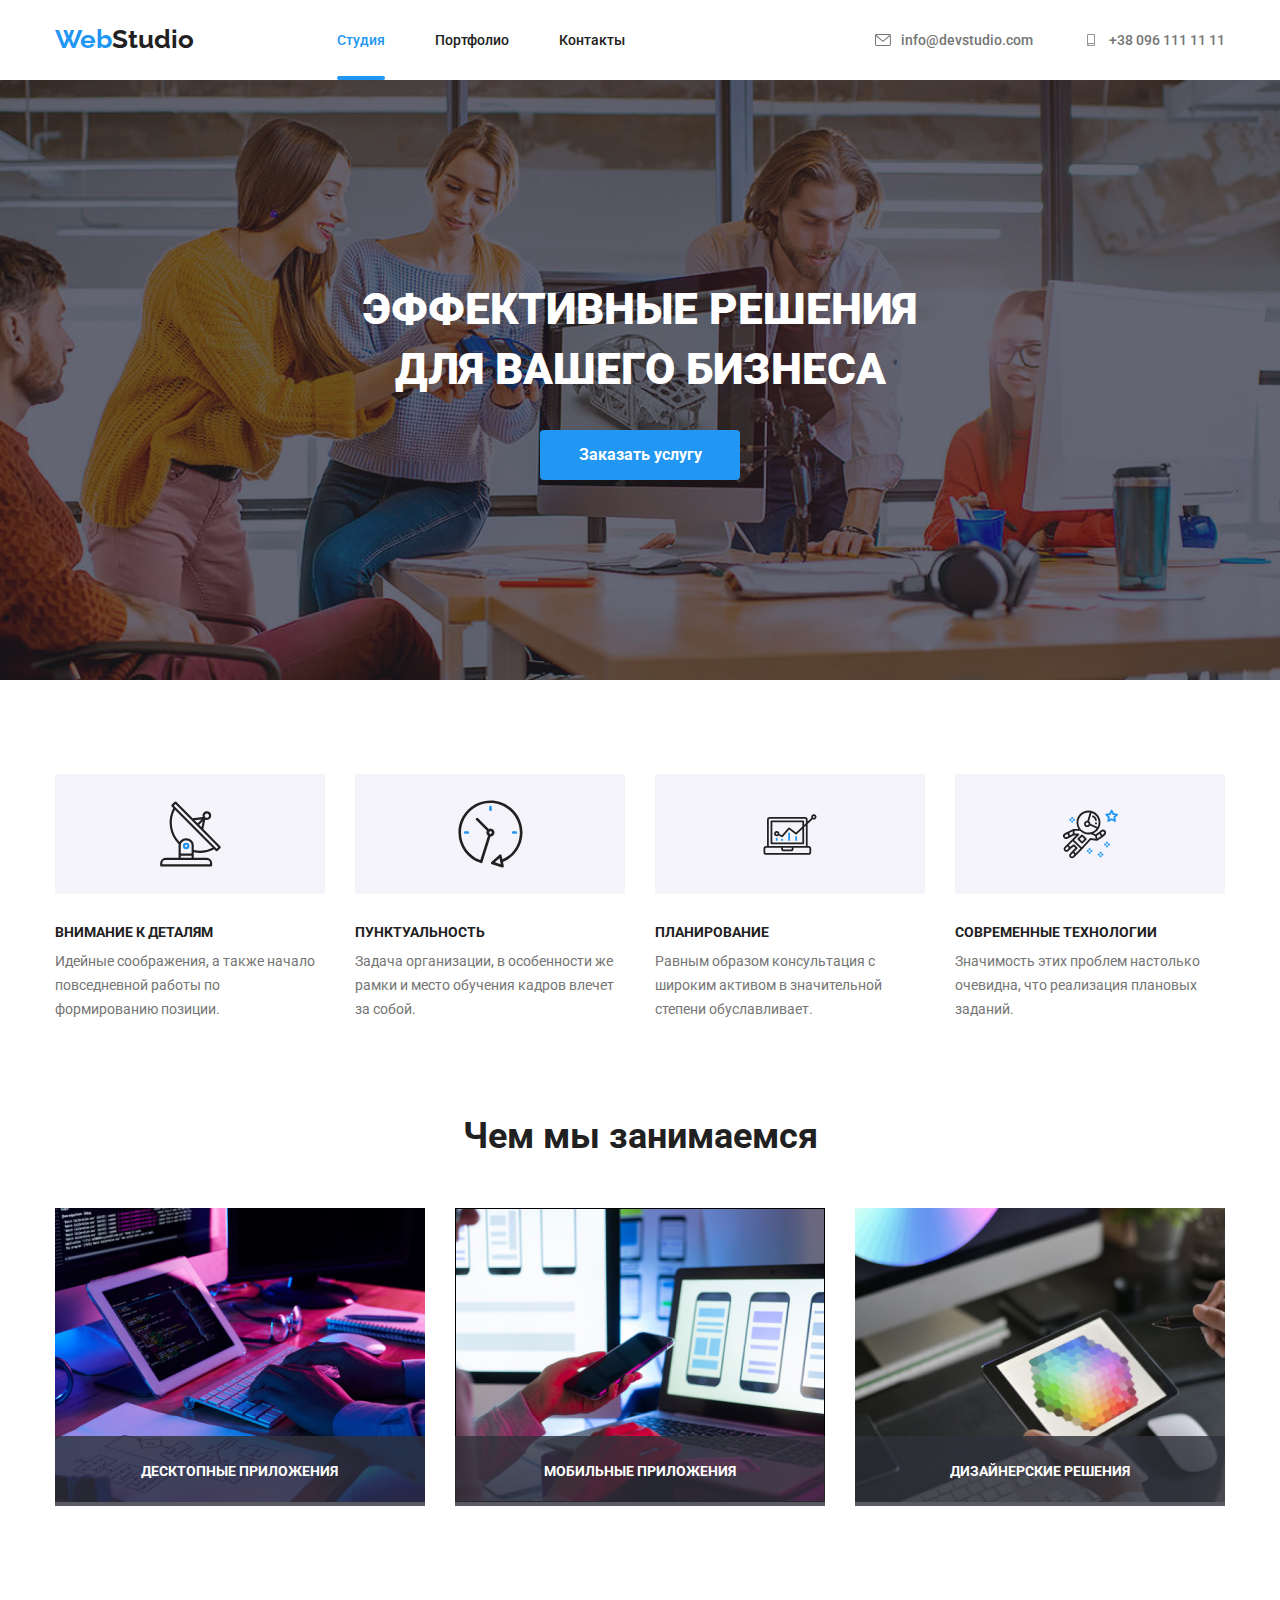
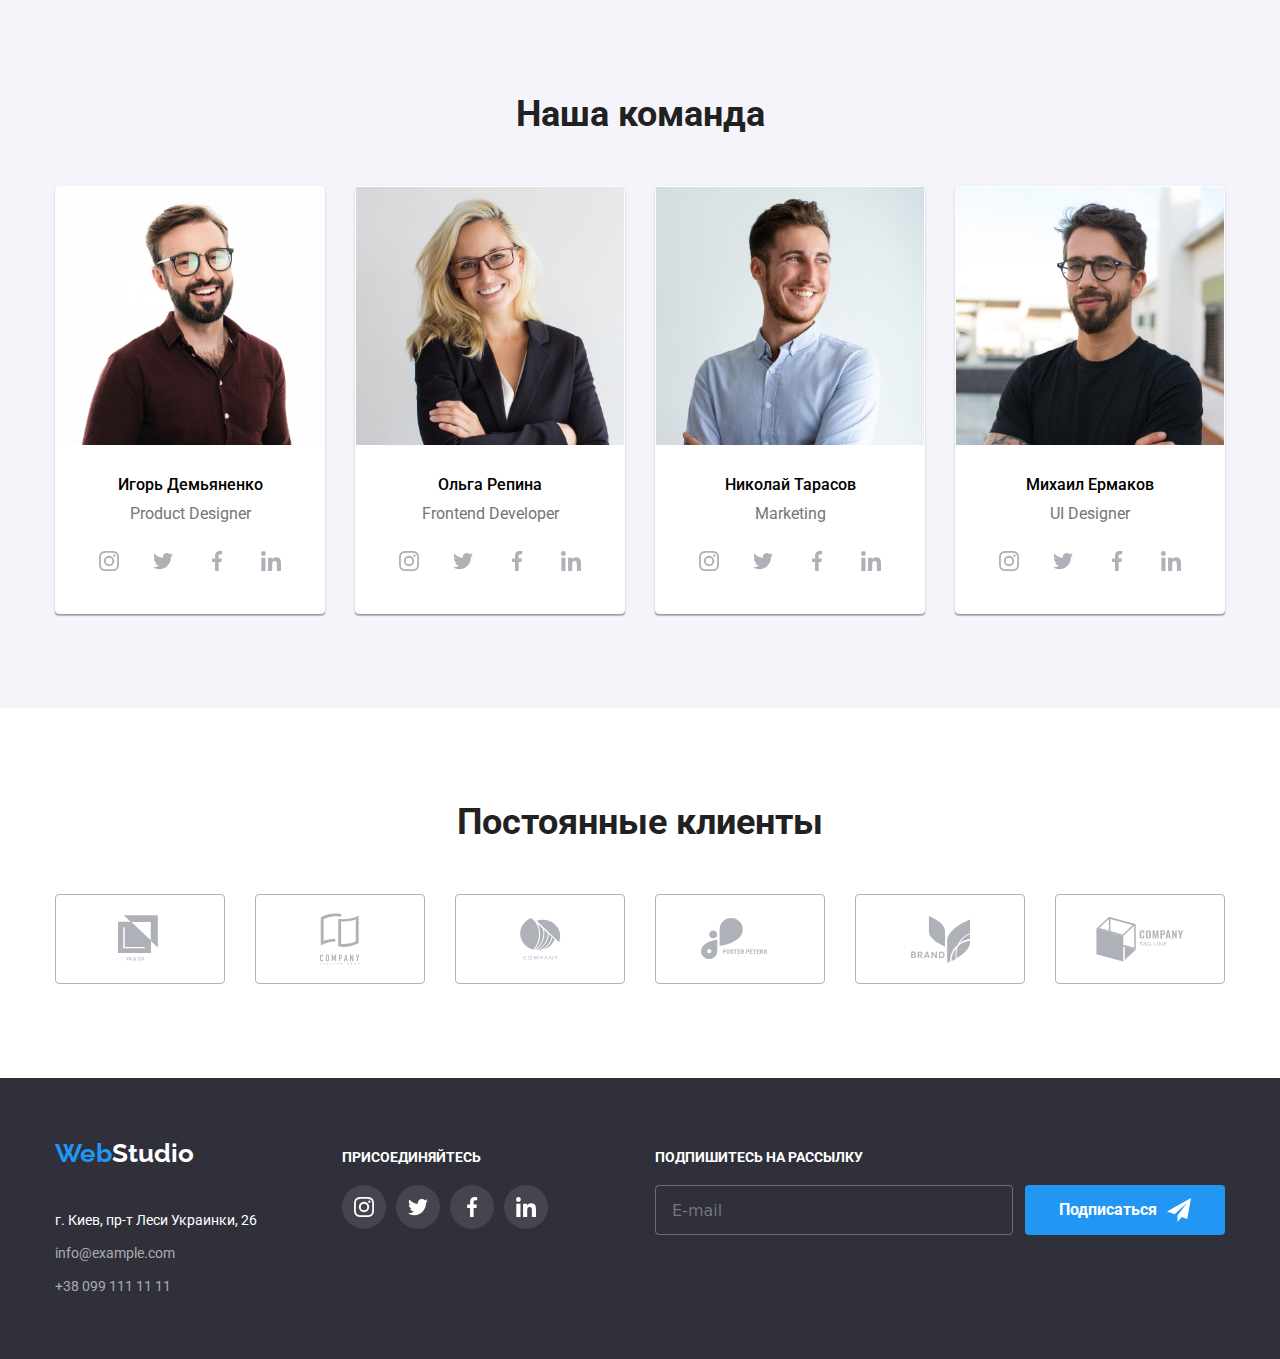
<file: index.html>
<!DOCTYPE html>
<html lang="ru">
<head>
    <meta charset="UTF-8">
    <meta name="viewport" content="width=device-width, initial-scale=1.0">
    <title>Document</title>
    <link rel="stylesheet" href="./css/modern-normalize.css">
    <link rel="stylesheet" href="./css/main.css">
    <link rel="stylesheet" href="./css/variables.css">
<link rel="preconnect" href="https://fonts.gstatic.com">
<link href="https://fonts.googleapis.com/css2?family=Raleway:wght@700&family=Roboto:wght@400;500;700;900&display=swap" rel="stylesheet">
</head>
<body>
    <!-- HEADER -->

    
    <header class="page-header">
        <div class="conteiner flex">
       <nav class="nav-list">
             <a class="logo" href="./index.html"><span class="logo-first">Web</span>Studio</a>
         <ul class="nav-item">
             <li><a class="nav-link studio" href="./index.html">Студия</a></li>
             <li><a class="nav-link" href="./portfolio.html">Портфолио</a></li>
             <li><a class="nav-link" href="">Контакты</a></li>
         </ul> 
        </nav>
    
    <ul class="contacts-list"> 
        <li class="contacts-item">
            <a class="contacts" href="mailto:info@devstudio.com">
                <svg class="mail-icon" width="16px" height="12px">
                    <use href="./images/symbol-defs.svg#mail-1">

                    </use>
                </svg>info@devstudio.com</a>
        </li>
        <li class="contacts-item">
            <a class="contacts" href="tel:+380961111111">
                <svg class="mail-icon" width="16px" height="12px">
                <use href="./images/symbol-defs.svg#smartphone">
                </use>
            </svg>+38 096 111 11 11</a>
        </li>
    </ul>

</div>
    </header>

<!-- MAIN -->

    <main>
        <section class="hero">
            <div class="conteiner">
            
            <h1 class="hero-title">Эффективные решения<br> для вашего бизнеса
            </h1>
            <button class="hero-btn" data-open-modal> Заказать услугу</button>
            </div>
        </section>
    
    
    <section class="advant">
        <div class="conteiner">
        <h2 class="visually-hidden">Про нас</h2>
        <ul class="advant-list">
           <li class="list">
               <div class="advant-icon-box">
               <svg class="advant-icon" width="65px" height="70px">
                   <use href="./images/symbol-defs.svg#antenna">

                   </use>
               </svg>
            </div>
               <h3 class="advant-title"> Внимание к деталям</h3>
               <p class="advant-descript">Идейные соображения, а также начало повседневной работы по формированию позиции.</p>
            </li>
           <li class="list">
            <div class="advant-icon-box">
            <svg class="advant-icon" width="67px" height="70px">
                <use href="./images/symbol-defs.svg#clock">
            
                </use>
            </svg>
        </div>
               <h3 class="advant-title">Пунктуальность</h3>
               <p class="advant-descript">Задача организации, в особенности же рамки и место обучения кадров влечет за собой.</p>
            </li>
           <li class="list">
            <div class="advant-icon-box">
                  <svg class="advant-icon" width="70px" height="53px">
                      <use href="./images/symbol-defs.svg#diagram">
                        
                    </use>
                  </svg>
                </div>
               <h3 class="advant-title">Планирование</h3>
               <p class="advant-descript">Равным образом консультация с широким активом в значительной степени обуславливает.</p>
            </li>
            <li class="list">
                <div class="advant-icon-box">
                  <svg class="advant-icon" width="55px" height="60px">
                      <use href="./images/symbol-defs.svg#astronaut">
                  
                       </use>
                  </svg>
                </div>
                <h3 class="advant-title">Современные технологии</h3>
                <p class="advant-descript">Значимость этих проблем настолько очевидна, что реализация плановых заданий.</p>
            </li>
        </ul>
        </div>
    </section>


    <section class="about">
        <div class="conteiner">
        <h2 class="about-title">Чем мы занимаемся</h2>
      <ul class="about-list">
          <li class="about-item">
              <a class="about-link" href="">
                  <div class="about-tumb"><img src="./images/box_1.jpg" alt="фото">
                    <div class="about-overlay">
                        <p class="about-text">Десктопные приложения</p>
                    </div>
                </div>
                </a>
            </li>
          <li class="about-item">
              <a class="about-link"  href="">
                  <div class="about-tumb"><img src="./images/box_2.jpg" alt="фото">
                    <div class="about-overlay">
                        <p class="about-text">Мобильные приложения</p>
                    </div>
                </div>
                </a>
            </li>
          <li class="about-item">
              <a class="about-link"  href="">
                  <div class="about-tumb"><img src="./images/box_3.jpg" alt="фото">
                    <div class="about-overlay">
                        <p class="about-text">Дизайнерские решения</p>
                    </div>
                </div>
                </a>
            </li>
        </ul>
        </div>
    </section>


    <section class="page-team">
        <div class="conteiner">
        <h2 class="team-title">Наша команда</h2>
        <ul class="team-list">
           <li>
               <img class="team-logo" src="./images/img_1.jpg" alt="фото" width="270">
               <h3 class="team">Игорь Демьяненко</h3>
               <p class="team-profession">Product Designer</p>
               <ul class="social-network">
                   <li class="social-item">
                       <a class="social-link" href="#">
                           <svg class="social-icon" width="20px" height="20px">
                               <use href="./images/symbol-defs.svg#instagram"></use>
                            </svg>
                        </a>
                    </li>
                   <li class="social-item">
                       <a class="social-link" href="#">
                           <svg class="social-icon" width="20px" height="20px">
                               <use href="./images/symbol-defs.svg#twitter"></use>
                            </svg>
                        </a>
                    </li>
                   <li class="social-item">
                       <a class="social-link" href="#">
                           <svg class="social-icon" width="20px" height="20px">
                               <use href="./images/symbol-defs.svg#facebook"></use>
                            </svg>
                        </a>
                </li>
                   <li class="social-item">
                       <a class="social-link" href="#">
                           <svg class="social-icon" width="20px" height="20px">
                               <use href="./images/symbol-defs.svg#linkedin"></use>
                            </svg>
                        </a>
                    </li>
               </ul>
        </li>
           <li>
               <img class="team-logo"  src="./images/img_2.jpg" alt="фото" width="270">
               <h3 class="team">Ольга Репина</h3>
               <p class="team-profession">Frontend Developer</p>
            <ul class="social-network">
                <li class="social-item">
                    <a class="social-link" href="#">
                        <svg class="social-icon" width="20px" height="20px">
                            <use href="./images/symbol-defs.svg#instagram"></use>
                        </svg>
                    </a>
                </li>
                <li class="social-item">
                    <a class="social-link" href="#">
                        <svg class="social-icon" width="20px" height="20px">
                            <use href="./images/symbol-defs.svg#twitter"></use>
                        </svg>
                    </a>
                </li>
                <li class="social-item">
                    <a class="social-link" href="#">
                        <svg class="social-icon" width="20px" height="20px">
                            <use href="./images/symbol-defs.svg#facebook"></use>
                        </svg>
                    </a>
                </li>
                <li class="social-item">
                    <a class="social-link" href="#">
                        <svg class="social-icon" width="20px" height="20px">
                            <use href="./images/symbol-defs.svg#linkedin"></use>
                        </svg>
                    </a>
                </li>
            </ul>
        </li>
           <li>
               <img class="team-logo"  src="./images/img_3.jpg" alt="фото" width="270">
               <h3 class="team">Николай Тарасов</h3>
               <p class="team-profession">Marketing</p>
            <ul class="social-network">
                <li class="social-item">
                    <a class="social-link" href="#">
                        <svg class="social-icon" width="20px" height="20px">
                            <use href="./images/symbol-defs.svg#instagram"></use>
                        </svg>
                    </a>
                </li>
                <li class="social-item">
                    <a class="social-link" href="#">
                        <svg class="social-icon" width="20px" height="20px">
                            <use href="./images/symbol-defs.svg#twitter"></use>
                        </svg>
                    </a>
                </li>
                <li class="social-item">
                    <a class="social-link" href="#">
                        <svg class="social-icon" width="20px" height="20px">
                            <use href="./images/symbol-defs.svg#facebook"></use>
                        </svg>
                    </a>
                </li>
                <li class="social-item">
                    <a class="social-link" href="#">
                        <svg class="social-icon" width="20px" height="20px">
                            <use href="./images/symbol-defs.svg#linkedin"></use>
                        </svg>
                    </a>
                </li>
            </ul>
        </li>
           <li>
               <img class="team-logo"   src="./images/img_4.jpg" alt="фото" width="270">
               <h3 class="team">Михаил Ермаков</h3>
               <p class="team-profession">UI Designer</p>
            <ul class="social-network">
                <li class="social-item">
                    <a class="social-link" href="#">
                        <svg class="social-icon" width="20px" height="20px">
                            <use href="./images/symbol-defs.svg#instagram"></use>
                        </svg>
                    </a>
                </li>
                <li class="social-item">
                    <a class="social-link" href="#">
                        <svg class="social-icon" width="20px" height="20px">
                            <use href="./images/symbol-defs.svg#twitter"></use>
                        </svg>
                    </a>
                </li>
                <li class="social-item">
                    <a class="social-link" href="#">
                        <svg class="social-icon" width="20px" height="20px">
                            <use href="./images/symbol-defs.svg#facebook"></use>
                        </svg>
                    </a>
                </li>
                <li class="social-item">
                    <a class="social-link" href="#">
                        <svg class="social-icon" width="20px" height="20px">
                            <use href="./images/symbol-defs.svg#linkedin"></use>
                        </svg>
                    </a>
                </li>
            </ul>
        </li>
        </ul>
    </div>
    </section>

    <section class="regular">
        <div class="conteiner">
        <h2 class="title-regular">Постоянные клиенты</h2>
        <ul class="regular-list">
            <li class="regular-item">
        <a class="link-regular" href="#">
            <svg class="icon-regular" width="44px" height="49px">
                <use href="./images/symbol-defs.svg#logo-1">

                </use>
            </svg>
        </a>
        </li>
        <li class="regular-item">
        <a class="link-regular" href="#"><svg class="icon-regular" width="40px" height="52px">
            <use href="./images/symbol-defs.svg#logo-2">
        
            </use>
        </svg>
    </a>
    </li>
    <li class="regular-item">
        <a class="link-regular" href="#"><svg class="icon-regular" width="41px" height="42px">
            <use href="./images/symbol-defs.svg#logo-3">
        
            </use>
        </svg>
    </a>
    </li>
    <li class="regular-item">
        <a class="link-regular" href="#"><svg class="icon-regular" width="79px" height="42px">
            <use href="./images/symbol-defs.svg#logo-4">
        
            </use>
        </svg>
    </a>
    </li>
    <li class="regular-item">
        <a class="link-regular" href="#"><svg class="icon-regular" width="59px" height="47px">
            <use href="./images/symbol-defs.svg#logo-5">
        
            </use>
        </svg>
    </a>
    </li>
    <li class="regular-item">
        <a class="link-regular" href="#"><svg class="icon-regular" width="88px" height="45px">
            <use href="./images/symbol-defs.svg#logo-6">
        
            </use>
        </svg>
    </a>
    </li>
    </ul>
    </div>
    </section>
    <div class="backdrop is-hidden" data-backdrop>
        <div class="modal">
            <form class="form">

                <h2 class="form-title">Оставьте свои данные,мы вам перезвоним</h2>

                <div class="form-grup">
                <label for="name">Имя</label>
                <div class="input-conteiner">
                <input type="text" class="form-input" name="name" id="name">
                <span class="grup-icon">
                    <svg width="18px" height="18px">
                        <use href="./images/symbol-defs.svg#person-black">
                    
                        </use>
                    </svg>
                </span>
                </div>
                </div>
                
                <div class="form-grup">
                <label for="tel">Телефон</label>
                <div class="input-conteiner">
                <input type="tel" class="form-input" name="tel" id="tel">
                <span class="grup-icon">
                    <svg width="18px" height="18px">
                        <use href="./images/symbol-defs.svg#phone-black">
                    
                        </use>
                    </svg>
                </span>
                </div>
                </div>
                
                <div class="form-grup">
                <label for="mail">Почта</label>
                <div class="input-conteiner">
                <input type="email" class="form-input" name="mail" id="mail">
                <span class="grup-icon">
                    <svg width="18px" height="18px">
                        <use href="./images/symbol-defs.svg#email-black">
                    
                        </use>
                    </svg>
                </span>
                </div>
                </div>
                
                <div class="form-grup">
                <label for="comment">Комментарий</label>
                <textarea name="comment" id="comment" rows="10" placeholder="Введите текст"></textarea>
                </div>

                <div class="agree">
                <label class="agree-label">
                <input class="checkbox" type="checkbox" name="checkbox" value="checkbox">
                    <svg class="checkbox-icon" width="16px" height="15px">
                        <use href="./images/symbol-defs.svg#icon-ok">
                    
                        </use>
                    </svg>
                Соглашаюсь с рассылкой и принимаю <a class="form-link" href="#">Условия соглашения</a>
                </label>
                </div>

                <div class="form-btn">
                <button class="send-btn" type="submit">Отправить</button>
                </div>

            </form>
            <button class="btn-modal" data-close-modal>
                <svg class="icon-modal" width="100%" height="100%">
                    <use href="./images/symbol-defs.svg#close">

                    </use>
                </svg>
            </button>
        </div>
    </div>

 </main>

<!-- Footer -->

    <footer class="page-footer">
        <div class="conteiner foot">
        <div>
            <a class="logo-foot" href="./index.html"><span class="logo-first">Web</span>Studio</a>
        <address>
            <!-- вариант 2
                        <a href="#">г. Киев, пр-т Леси Украинки, 26</a>
                         <ul>
                        <li><a href="mailto:info@example.com">info@example.com</a></li>
                        <li><a href="tel:+380991111111">+38 099 111 11 11</a></li>
                    </ul> -->
            <!-- <p class="address">г. Киев, пр-т Леси Украинки, 26</p> -->
            <ul class="contact-list">
                <li>г. Киев, пр-т Леси Украинки, 26</li>
                <li>info@example.com</li>
                <li>+38 099 111 11 11</li>
            </ul>
        </address>
    </div>
        <div class="join">
            <p class="join-them">присоединяйтесь</p>
            <ul class="join-list">
                <li class="join-item">
                    <a class="join-link" href="#"><svg class="icon-regular" width="20px" height="20px">
                    <use href="./images/symbol-defs.svg#instagram">
                
                    </use>
                </svg>
            </a>
        </li>
                <li class="join-item">
                    <a class="join-link" href="#"><svg class="icon-regular" width="20px" height="20px">
                    <use href="./images/symbol-defs.svg#twitter">
                
                    </use>
                </svg>
            </a>
        </li>
                <li class="join-item">
                    <a class="join-link" href="#"><svg class="icon-regular" width="20px" height="20px">
                    <use href="./images/symbol-defs.svg#facebook">
                
                    </use>
                </svg>
            </a>
        </li>
                <li class="join-item">
                    <a class="join-link" href="#"><svg class="icon-regular" width="20px" height="20px">
                    <use href="./images/symbol-defs.svg#linkedin">
                
                    </use>
                </svg>
            </a>
        </li>
            </ul>
        </div>
        <div class="sign">
            <p class="sign-title">Подпишитесь на рассылку</p>
            <form class="form-foot">
                <div class="form-foot-items">
                <input type="email" name="sign-mail" id="sign-mail" placeholder="E-mail">
                <button class="btn-sign" type="submit">Подписаться
                    <svg class="sign-icon" width="24px" height="24px">
                    <use href="./images/symbol-defs.svg#icon-send">

                    </use>
                </svg>
            </button>
                </div>
            </form>
        </div>
        </div>
    </footer>
    <script>
        const refs = {
            openModalBtn: document.querySelector("[data-open-modal]"),
            closeModalBtn: document.querySelector("[data-close-modal]"),
            backdrop: document.querySelector("[data-backdrop]"),
        };

        refs.openModalBtn.addEventListener("click", toggleModal);
        refs.closeModalBtn.addEventListener("click", toggleModal);

        refs.backdrop.addEventListener("click", logBackdropClick);

        function toggleModal() {
            refs.backdrop.classList.toggle("is-hidden");
        }

        function logBackdropClick() {
            console.log("Это клик в бекдроп");
        }
    </script>
</body>
</html>
</file>
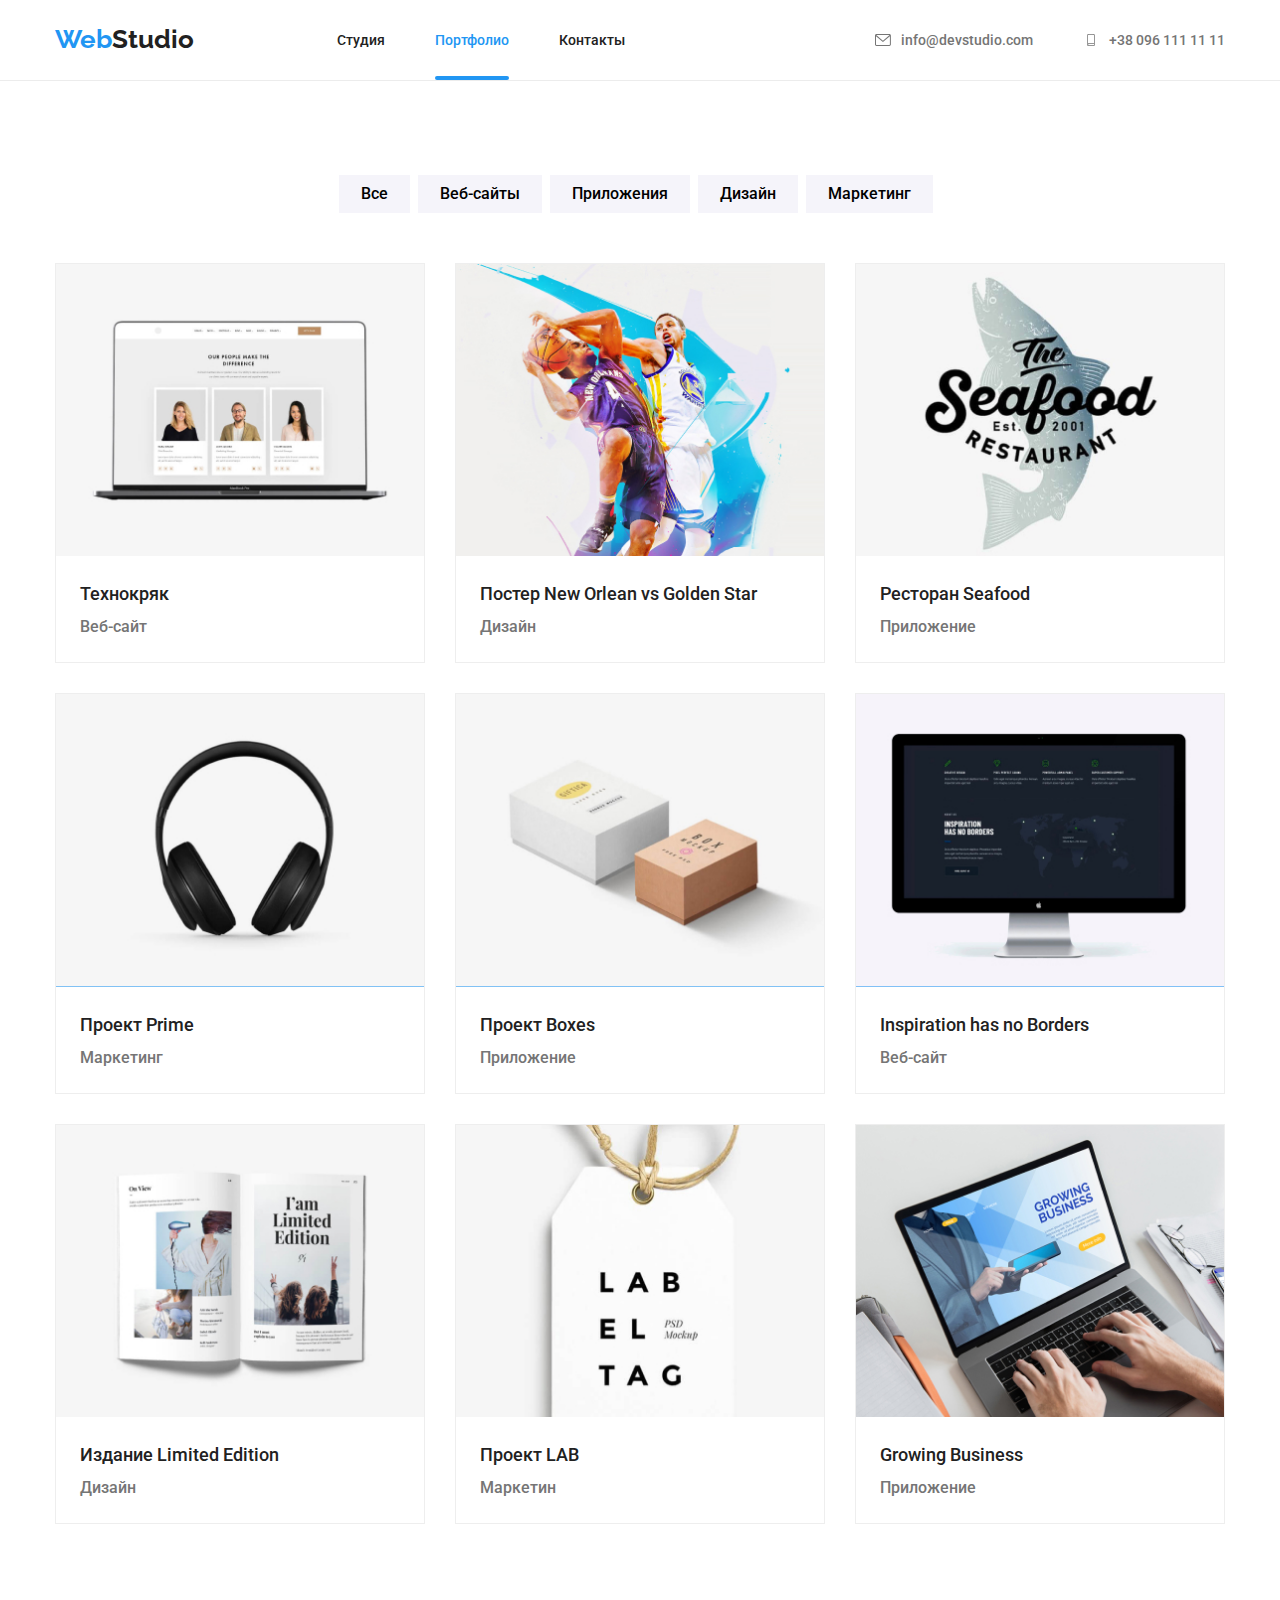
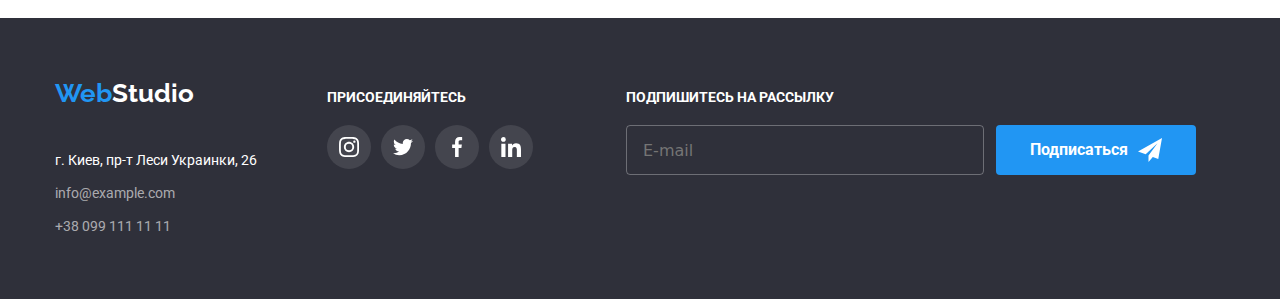
<file: portfolio.html>
<!DOCTYPE html>
<html lang="ru">
<head>
    <meta charset="UTF-8">
    <meta name="viewport" content="width=device-width, initial-scale=1.0">
    <title>Document</title>
    <link rel="stylesheet" href="./css/modern-normalize.css">
    <link rel="stylesheet" href="./css/portfolio.css">
    <link rel="stylesheet" href="./css/variables.css">
    <link rel="preconnect" href="https://fonts.gstatic.com">
<link href="https://fonts.googleapis.com/css2?family=Raleway:wght@700&family=Roboto:wght@400;500;700;900&display=swap" rel="stylesheet">
</head>
<body>
    <!-- HEADER -->
    
        <header class="page-header">
            <div class="conteiner flex">
                <nav class="nav-list">
                    <a class="logo" href="./index.html"><span class="logo-first">Web</span>Studio</a>
                    <ul class="nav-item">
                        <li><a class="nav-link" href="./index.html">Студия</a></li>
                        <li><a class="nav-link portfolio" href="./portfolio.html">Портфолио</a></li>
                        <li><a class="nav-link" href="">Контакты</a></li>
                    </ul>
                </nav>
        
                <ul class="contacts-list">
                    <li class="contacts-item">
                        <a class="contacts" href="mailto:info@devstudio.com">
                            <svg class="mail-icon" width="16px" height="12px">
                                <use href="./images/symbol-defs.svg#mail-1">
        
                                </use>
                            </svg>info@devstudio.com</a>
                    </li>
                    <li class="contacts-item">
                        <a class="contacts" href="tel:+380961111111">
                            <svg class="mail-icon" width="16px" height="12px">
                                <use href="./images/symbol-defs.svg#smartphone">
                                </use>
                            </svg>+38 096 111 11 11</a>
                    </li>
                </ul>
        
            </div>
        </header>

    <!-- MAIN -->
    
    <main class="page-hero">
        <section class="hero">
            <div class="conteiner">
            <h1 class="visually-hidden">Материалы страницы</h1>
            <ul class="btn-list">
                <li class="list"><button class="hero-btn">Все</button></li> 
                <li class="list"><button class="hero-btn">Веб-сайты</button></li>
                <li class="list"><button class="hero-btn">Приложения</button></li>
                <li class="list"><button class="hero-btn">Дизайн</button></li>
                <li class="list"><button class="hero-btn">Маркетинг</button></li>
            </ul>
            <ul class="card-list">
                <li class="card"> <article><a class="hero-link" href=""><div class="hero-tumb"><img class="link-img"  src="./images/img5.jpg" alt="фото"><div class="overlay"><p class="tehno">Технокряк это современная площадка распространения коронавируса. Компании используют эту платформу для цифрового шпионажа и атак на защищённые сервера конкурентов.</p></div></div> <div class="card-title"><h2 class="hero-title">Технокряк</h2><p class="hero-descript">Веб-сайт</p></div></a></article></li>
                <li class="card"> <article><a class="hero-link" href=""><div class="hero-tumb"><img class="link-img"  src="./images/img6.jpg" alt="фото"><div class="overlay"><p class="tehno">Технокряк это современная площадка распространения коронавируса. Компании используют эту платформу для цифрового шпионажа и атак на защищённые сервера конкурентов.</p></div></div><div class="card-title"><h2 class="hero-title">Постер New Orlean vs Golden Star</h2><p class="hero-descript">Дизайн</p></div></a></article></li>
                <li class="card"> <article><a class="hero-link" href=""><div class="hero-tumb"><img class="link-img"  src="./images/img7.jpg" alt="фото"><div class="overlay"><p class="tehno">Технокряк это современная площадка распространения коронавируса. Компании используют эту платформу для цифрового шпионажа и атак на защищённые сервера конкурентов.</p></div></div><div class="card-title"><h2 class="hero-title">Ресторан Seafood</h2><p class="hero-descript">Приложение</p></div></a></article></li>
                <li class="card"> <article><a class="hero-link" href=""><div class="hero-tumb"><img class="link-img"  src="./images/img8.jpg" alt="фото"><div class="overlay"><p class="tehno">Технокряк это современная площадка распространения коронавируса. Компании используют эту платформу для цифрового шпионажа и атак на защищённые сервера конкурентов.</p></div></div><div class="card-title"><h2 class="hero-title">Проект Prime</h2><p class="hero-descript">Маркетинг</p></div></a></article></li>
                <li class="card"> <article><a class="hero-link" href=""><div class="hero-tumb"><img class="link-img"  src="./images/img9.jpg" alt="фото"><div class="overlay"><p class="tehno">Технокряк это современная площадка распространения коронавируса. Компании используют эту платформу для цифрового шпионажа и атак на защищённые сервера конкурентов.</p></div></div><div class="card-title"><h2 class="hero-title">Проект Boxes</h2><p class="hero-descript">Приложение</p></div></a></article></li>
                <li class="card"> <article><a class="hero-link" href=""><div class="hero-tumb"><img class="link-img"  src="./images/img10.jpg" alt="фото"><div class="overlay"><p class="tehno">Технокряк это современная площадка распространения коронавируса. Компании используют эту платформу для цифрового шпионажа и атак на защищённые сервера конкурентов.</p></div></div><div class="card-title"><h2 class="hero-title">Inspiration has no Borders</h2><p class="hero-descript">Веб-сайт</p></div></a></article></li>
                <li class="card"> <article><a class="hero-link" href=""><div class="hero-tumb"><img class="link-img"  src="./images/img11.jpg" alt="фото"><div class="overlay"><p class="tehno">Технокряк это современная площадка распространения коронавируса. Компании используют эту платформу для цифрового шпионажа и атак на защищённые сервера конкурентов.</p></div></div><div class="card-title"><h2 class="hero-title">Издание Limited Edition</h2><p class="hero-descript">Дизайн</p></div></a></article></li>
                <li class="card"> <article><a class="hero-link" href=""><div class="hero-tumb"><img class="link-img"  src="./images/img12.jpg" alt="фото"><div class="overlay"><p class="tehno">Технокряк это современная площадка распространения коронавируса. Компании используют эту платформу для цифрового шпионажа и атак на защищённые сервера конкурентов.</p></div></div><div class="card-title"><h2 class="hero-title">Проект LAB</h2><p class="hero-descript">Маркетин</p></div></a></article></li>
                <li class="card"> <article><a class="hero-link" href=""><div class="hero-tumb"><img class="link-img"  src="./images/img13.jpg" alt="фото"><div class="overlay"><p class="tehno">Технокряк это современная площадка распространения коронавируса. Компании используют эту платформу для цифрового шпионажа и атак на защищённые сервера конкурентов.</p></div></div><div class="card-title"><h2 class="hero-title">Growing Business</h2><p class="hero-descript">Приложение</p></div></a></article></li>
            </ul> 
            </div>
        </section>
    </main>
    
<!-- FOOTER -->
    
        <footer class="page-footer">
            <div class="conteiner foot">
                <div>
                    <a class="logo-foot" href="./index.html"><span class="logo-first">Web</span>Studio</a>
                    <address>
                        <!-- вариант 2
                                <a href="#">г. Киев, пр-т Леси Украинки, 26</a>
                                 <ul>
                                <li><a href="mailto:info@example.com">info@example.com</a></li>
                                <li><a href="tel:+380991111111">+38 099 111 11 11</a></li>
                            </ul> -->
                        <!-- <p class="address">г. Киев, пр-т Леси Украинки, 26</p> -->
                        <ul class="contact-list">
                            <li>г. Киев, пр-т Леси Украинки, 26</li>
                            <li>info@example.com</li>
                            <li>+38 099 111 11 11</li>
                        </ul>
                    </address>
                </div>
                <div class="join">
                    <p class="join-them">присоединяйтесь</p>
                    <ul class="join-list">
                        <li class="join-item">
                            <a class="join-link" href="#"><svg class="icon-regular" width="20px" height="20px">
                                    <use href="./images/symbol-defs.svg#instagram">
        
                                    </use>
                                </svg>
                            </a>
                        </li>
                        <li class="join-item">
                            <a class="join-link" href="#"><svg class="icon-regular" width="20px" height="20px">
                                    <use href="./images/symbol-defs.svg#twitter">
        
                                    </use>
                                </svg>
                            </a>
                        </li>
                        <li class="join-item">
                            <a class="join-link" href="#"><svg class="icon-regular" width="20px" height="20px">
                                    <use href="./images/symbol-defs.svg#facebook">
        
                                    </use>
                                </svg>
                            </a>
                        </li>
                        <li class="join-item">
                            <a class="join-link" href="#"><svg class="icon-regular" width="20px" height="20px">
                                    <use href="./images/symbol-defs.svg#linkedin">
        
                                    </use>
                                </svg>
                            </a>
                        </li>
                    </ul>
                </div>
                <div class="sign">
                    <p class="sign-title">Подпишитесь на рассылку</p>
                    <form class="form-foot">
                        <div class="form-foot-items">
                            <input type="email" name="sign-mail" id="sign-mail" placeholder="E-mail">
                            <button class="btn-sign" type="submit">Подписаться
                                <svg class="sign-icon" width="24px" height="24px">
                                    <use href="./images/symbol-defs.svg#icon-send">
                
                                    </use>
                                </svg>
                            </button>
                        </div>
                    </form>
                </div>
            </div>
        </footer>
    
</body>
</html>
</file>
<file: css/main.css>
.visually-hidden{
    position: absolute;
    width: 1px;
    height: 1px;
    margin: -1px;
    border: 0;
    padding: 0;
    white-space: nowrap;
    clip-path: inset(100%);
    clip: rect(0 0 0 0);
    overflow: hidden;
}

/* основные стили */

.conteiner{
    width: 1200px;
    padding: 0 15px;
    margin-left: auto;
    margin-right: auto;
}

ul,
h1,
h2,
h3,
h4,
p{
    margin: 0px;
    padding: 0px;
}

        /* Header */


.logo{

    /* font-family: 'Raleway', sans-serif;
    font-weight: 700;
    font-size: 26px;
    line-height: 30,52px;
    color: var(--black); */
    padding-top: 24px;
    padding-bottom: 24px;
    font-family: 'Raleway', sans-serif;
    font-weight: bold;
    font-size: 26px;
    line-height: 1.192;
    color: var(--black);

}


.flex{
    display: flex;
}

.logo-first{
    color: var(--blue);
}

.nav-list,
.nav-item,
.contacts-list
{
    display: flex;
}


.nav-list{
    
    align-items: center;
    padding-top: 24px;
    padding-bottom: 25px;
    max-height: 80px;
}

.nav-item li{
    margin-left: 50px;
}

.contacts-list .contacts-item + .contacts-item {
    margin-left: 50px;
}


.contacts-list{
    margin-left: auto;
    display: flex;
    align-items: center;
}

.nav-item >li{
    position: relative;
    padding-top: 32px;
    margin-left: 50px;
    padding-bottom: 32px;
}

.nav-link{
    transition: var(--time);
    padding-bottom: 32px;
    padding-top: 32px;
}

.nav-link.studio{
    color: var(--blue);
}

.nav-link::after{
    content: '';
    position: absolute;
    bottom: 0px;
    left: 0px;
    height: 4px;
    width: 100%;
    border-radius: 2px;
    background-color: var(--blue);
    opacity: 0;
    transform: scaleX(0);
    transition: opacity var(--time-function) var(--time),transform var(--time-function) var(--time);

}

.nav-link.studio::after{
    opacity: 1;
    transform: scaleX(1);
}

.nav-link:hover::after{
    opacity: 1;
    transform: scaleX(1)
}

.nav-link:hover,
.nav-link:focus{
    color: var(--blue);
    fill: var(--blue);
}

.mail-icon{
    fill: currentColor;
}

.nav-item{
    display: flex;
    align-items: center;
    font-family: 'Roboto', sans-serif;
    font-weight: 500;
    font-size: 14px;
    line-height: 1.142;
    color: var(--black);
    margin-left: 93px;
}

.nav-link{
    color: var(--black);
}

.mail-icon{
    margin-right: 10px;
}

.contacts{
    display: flex;
    align-items: center;
    font-family: 'Roboto', sans-serif;
    font-weight: 500;
    font-size: 14px;
    line-height: 1.142;
    color: var(--gray);
    fill: var(--gray);
    transition: color var(--time-function) var(--time);
}

.contacts:hover,
.contacts:focus{
    color: var(--blue)
}
          /* MAIN */


.hero-title{
    font-family: 'Roboto', sans-serif;
    font-weight: 900;
    font-size: 44px;
    line-height: 1.363;
    text-transform: uppercase;
    color: var(--white);

}


.hero{
    padding-bottom: 200px;
    padding-top: 200px;
    text-align: center;
    background-image: linear-gradient(
        to right,
        rgba(47, 48, 58, 0.4),
        rgba(47, 48, 58, 0.4)),
        url(../images/Img.jpg);
    background-repeat: no-repeat;
    background-size: cover;
    background-position: center;
    max-width: 1600px;
    height: 600px;
    margin-left: auto;
    margin-right: auto;
}


.hero-btn{
    height: 50px;
    width: 200px;
    margin-top: 30px;
    padding: 10px 32px;
    border-radius: 4px;

    font-family: 'Roboto', sans-serif;
    font-weight: 700;
    font-size: 16px;
    line-height: 1.875;
    background-color: var(--blue);
    border: none;
    color: var(--white);
     
}

.advant-icon{
    display: block;
    max-width: 100%;
    align-items: center;
    justify-content: center;
    margin-right: auto;
    margin-left: auto;
}

.advant{
    padding-top: 94px;
}

.advant-list{
    display: flex;
    justify-content: center;
    flex-wrap: wrap;
    margin-left: -30px;
}

.advant-list >.list{
    flex-basis: calc(100% / 4 - 30px);
    margin-left: 30px;
    
}

.advant-title{
    font-family: 'Roboto', sans-serif;
    font-weight: 700;
    font-size: 14px;
    line-height: 1.142;
    color: var(--black);
    text-transform: uppercase;
    margin-bottom: 10px;
    margin-top: 30px;
    
}

.advant-icon-box{
    display: flex;
    justify-content: center;
    align-items: center;
    margin-bottom: 30px;
    width: 270px;
    height: 120px;
    background-color: var(--background-buton);
}

.advant-descript{
    font-family: 'Roboto', sans-serif;
    font-weight: 400;
    font-size: 14px;
    line-height: 1.714;
    color: var(--gray);
}

.about-title,
.team-title{
    font-family: 'Roboto', sans-serif;
    font-weight: 700;
    font-size: 36px;
    line-height: 1.166;
    color: var(--black);
}

.about{
    padding-top: 94px;
    padding-bottom: 94px;
}

.about-title,
.team-title{
    text-align: center;
    margin-bottom: 50px;

}

.about-link{
    display: inline-block;
}

.about-list{
    display: flex;
    flex-wrap: wrap;
    justify-content: space-between;
    margin-right: -30px;
    
}

img{
    display: block;
    max-width: 100%;
}

.about-list >.about-item{
    position: relative;
    flex-basis: calc(100% / 3 - 30px);
    margin-right: 30px;
}

.about-overlay{
    position: absolute;
    bottom: 0px;
    left: 0px;
    width: 100%;
    height: 70px;
    padding-top: 27px;
    padding-bottom: 27px;
    background-image: linear-gradient(to right,var(--overlay), var(--overlay));

}

.about-text{
    font-family: 'Roboto', sans-serif;
    font-weight: 700;
    font-style: normal;
    font-size: 14px;
    line-height: 1.172;
    text-transform: uppercase;
    text-align: center;

    color: var(--white);

}

.page-team{
    padding-top: 94px;
    padding-bottom: 94px;
    background-color: var(--background-buton);
    max-width: 1600px;
    max-height: 708px;
    margin-left: auto;
    margin-right: auto;
    
}

.social-network{
    display: flex;
    align-items: center;
    justify-content: space-between;
    max-width: 206px;
    max-height: 44px;
    margin-left: auto;
    margin-right: auto;
    margin-top: 16px;
    margin-bottom: 30px;
}

.social-link{
    display: flex;
    align-items: center;
    justify-content: center;
    width: 44px;
    height: 44px;
    margin-right: 22px;
    border-radius: 50%;
    color: var(--icon);
    transition: color var(--time-function) var(--time),background-color var(--time-function) var(--time);
}

.social-link:last-child{
    margin-right: 0px;
}

.social-icon{
    fill: currentColor;
}

.social-link:hover,
.social-link:focus{
    color: var(--white);
    background-color: var(--blue);

}

.team-list{
    display: flex;
    flex-wrap: wrap;
    justify-content: space-between;
    margin-right: -30px;
    padding-bottom: 30px;

}

.team-list > li{
    flex-basis: calc(100% / 4 - 30px);
    margin-right: 30px;
    border: 1px solid #ffffff;
    border-radius: 4px;
    box-shadow: 0px 1px 3px rgba(0, 0, 0, 0.12), 0px 1px 1px rgba(0, 0, 0, 0.14), 0px 2px 1px rgba(0, 0, 0, 0.2);
    background-color: var(--white);
}


.team{
    margin-bottom: 10px;
    margin-top: 30px;
    text-align: center;
    font-family: 'Roboto', sans-serif;
    font-weight: 500;
    font-size: 16px;
    line-height: 1.187;
}

.team-profession{
    text-align: center;
    font-family: 'Roboto', sans-serif;
    font-weight: 400;
    font-size: 16px;
    line-height: 1.187;
    color: var(--gray);
}

/* REGULAR */

.regular{
    padding-top: 94px;
    padding-bottom: 94px;
    
}

.title-regular{
    margin-bottom: 50px;
    text-align: center;
    font-family: 'Roboto', sans-serif;
    font-weight: 700;
    font-size: 36px;
    line-height: 1.166;
    color: var(--black);
}

.regular-list{
    display: flex;
    align-items: center;
    justify-content: space-between;
}


.link-regular{
    display: flex;
    align-items: center;
    justify-content: center;
    width: 170px;
    height: 90px;
    fill: var(--icon);
    border: 1px solid var(--icon);
    border-radius: 4px;
    margin-right: 30px;
    transition: fill var(--time-function) var(--time), border-color var(--time-function) var(--time);
    
}

.link-regular:hover,
.link-regular:focus{
    fill: var(--blue);
    border-color: var(--blue);

}

.icon-regular{
    color: currentColor;
}

/* MODAL */

.backdrop{
    position: fixed;
    top: 0;
    left: 0;
    width: 100%;
    height: 100%;
    background-image: linear-gradient( to right, var(--background-modal), var(--background-modal) );
    opacity: 1;
    transition: opacity var(--time-function) var(--time);
}

.backdrop.is-hidden{
    opacity: 0;
    pointer-events: none;
}

.modal{
    position: absolute;
    top: 50%;
    left: 50%;
    transform: translate(-50%, -50%);
    transform-origin: center;
    /* width: 528px;
    height: 581px;  */
    background-color: var(--white);
    border-radius: 4px;
    padding: 40px 39px 40px 41px;
}

.btn-modal{
    position: absolute;
    border: none;
    height: 30px;
    width: 30px;
    background-color: var(--white);
    top: 8px;
    right: 8px;
}

.btn-modal:hover,
.btn-modal:focus{
    border: 1px solid var(--blue);
}

.icon-modal{
    position: absolute;
    top: 0px;
    left: 0px;
}

/* FORM */

.form-title{
    font-family: 'Roboto', sans-serif;
    font-style: normal;
    font-weight: bold;
    font-size: 20px;
    line-height: 1.15;
    color: var(--black);
    text-align: center;
    letter-spacing: 0.03em;
    margin-bottom: 12px;
}

.form-link{
    text-decoration: underline;
    color: var(--blue);
}

.form-grup label{
    font-family: 'Roboto', sans-serif;
    font-style: normal;
    font-weight: normal;
    font-size: 12px;
    line-height: 1.166;
    color: var(--black);
    margin-bottom: 4px;

}

.form-grup input{
    height: 40px;
    width: 100%;
    padding: 12px 12px 12px 42px;
    border: 1px solid rgba(33, 33, 33, 0.2);
    border-radius: 4px;
    margin-bottom: 10px;
    cursor: pointer;
    outline: none;
}

.form-grup{
    display: flex;
    flex-direction: column;
}

.input-conteiner{
    position: relative;
}


.grup-icon{
    position: absolute;
    top: 11px;
    left: 12px;
    display: inline-block;
}

.form-input:focus {
    border-color: var(--blue);
    transition: border-color var(--time-function) var(--time);
}

.form-input:focus + .grup-icon {
    fill: var(--blue);
    transition: fill var(--time-function) var(--time);
}


textarea{
    resize: none;
    border: 1px solid rgba(33, 33, 33, 0.2);
    border-radius: 4px;
    max-height: 120px;
    outline: none;
    padding: 12px 16px;
    margin-bottom: 20px;
}

textarea:focus {
    border-color: var(--blue);
    transition: border-color var(--time-function) var(--time);
}

.agree{
    margin-bottom: 30px;
}

.form-btn{
    text-align: center;
}

.send-btn{
    height: 50px;
    width: 200px;
    padding: 10px 0px;
    border-radius: 4px;

    font-family: 'Roboto', sans-serif;
    font-weight: 700;
    font-size: 16px;
    line-height: 1.875;
    text-align: center;
    background-color: var(--blue);
    border: none;
    color: var(--white);
}

.agree input[type='checkbox']{
    -webkit-appearance: none;
    -moz-appearance: none;
    appearance: none;
}

.agree-label{
    display: flex;
    align-items: center;
    justify-content: center;
    font-family: 'Roboto', sans-serif;
    font-weight: normal;
    font-style: normal;
    font-size: 14px;
    line-height: 1.714;
    text-align: center;
    color: var(--gray);
    cursor: pointer;
    
}

.checkbox-icon{
    display: inline-block;
    margin-right: 8px;
    width: 16px;
    height: 15px;
    border: 1px solid var(--black);
    border-radius: 2px;
    box-shadow: 0px 4px 4px 0px rgb(0 0 0 / 25%);
    transition: display var(--time-function) var(--time);
}

.checkbox:checked + .checkbox-icon{
    background-color: var(--blue);
    border: none;
} 


      /* FOOTER */

.page-footer{
    background-color: var(--background-foot);
    padding-top: 60px;
    padding-bottom: 60px;
    max-width: 1600px;
    margin-left: auto;
    margin-right: auto;
}

/* .address{
    font-family: 'Roboto', sans-serif;
    font-weight: 400;
    font-size: 14px;
    line-height: 1.714;
    color: var(--white);
} */
.conteiner.foot{
    display: flex;
    align-items: baseline;
    justify-content: space-between;

}

.join{
    display: flex;
    flex-wrap: wrap;
    align-items: center;
    text-align: center;
    margin-left: 70px;
    height: 80px;
    width: 206px;
}

.join-item{
    margin-right: 10px;
}

.join-them{
    font-family: 'Roboto', sans-serif;
    font-weight: bold;
    font-size: 14px;
    line-height: 1.142;
    margin-bottom: 20px;
    text-transform: uppercase;
    color: var(--white);
}

.join-list{
    display: flex;
    align-items: center;
    justify-content: space-between;
    
}

.join-link{
    height: 44px;
    width: 44px;
    display: flex;
    align-items: center;
    justify-content: center;
    background-color: var(--icon-foot);
    border-radius: 50%;
    fill: var(--white);
    transition: background-color var(--time-function) var(--time);
}

.join-link:hover,
.join-link:focus{
    background-color: var(--blue);
}

.logo-foot{
    display: inline-block;
    width: 145px;
    height: 31px;
    font-family: 'Raleway', sans-serif;
    font-weight: bold;
    font-size: 26px;
    line-height: 1.192;
    color: var(--white);
    margin-bottom: 20px;
}

.contact-list > li:first-child{
    font-family: 'Roboto', sans-serif;
    font-weight: 400;
    font-size: 14px;
    line-height: 1.714;
    color: var(--white);
    margin-top: 20px;
    margin-bottom: 9px;
}

.contact-list > li:last-child{
    margin-top: 9px;
}

.contact-list{
    font-family: 'Roboto', sans-serif;
    font-weight: 400;
    font-size: 14px;
    line-height: 1.714;
    color: var(--gray-op60);
}

.sign{
    display: flex;
    flex-direction: column;
    margin-left: 93px;
}

.form-foot-items{
    display: flex;
    justify-content: center;
    align-items: center;
}

.sign-title{
    font-family: 'Roboto', sans-serif;
    font-weight: bold;
    font-size: 14px;
    line-height: 1.142;
    margin-bottom: 20px;
    text-transform: uppercase;
    color: var(--white);
    
}

.sign-icon{
    margin-left: 10px;
}

.btn-sign{
    display: flex;
    justify-content: center;
    align-items: center;
    height: 50px;
    width: 200px;
    padding: 10px 0px;
    margin-left: 12px;
    border-radius: 4px;

    font-family: 'Roboto', sans-serif;
    font-style: normal;
    font-weight: bold;
    font-size: 16px;
    line-height: 1.875;
    text-align: center;
    background-color: var(--blue);
    border: none;
    color: var(--white);
}


.sign input{
    padding: 15px 16px;
    border: 1px solid rgba(255, 255, 255, 0.3);
    border-radius: 4px;
    width: 358px;
    height: 50px;
    background-color: inherit;
    color: var(--white);
    

}
</file>
<file: css/variables.css>
:root{
    --blue: rgba( 33,150,243,1);
    --black: rgba(33,33,33,1);
    --gray: rgba(117,117,117,1);
    --gray-op60: rgba(255,255,255,0.6);
    --white: rgba(255,255,255,1);
    --background-buton: rgba(245,244,250,1);
    --background-foot: rgba(47,48,58,1);
    --border: rgba(238,238,238,1);
    --border-head: rgba(236,236,236,1);
    --icon: rgba(175,177,184,1);
    --icon-foot: rgba(255,255,255,0.1);
    --background-modal: rgba(0, 0, 0, 0.2);
    --modal-btn: rgba(0, 0, 0, 0.1);
    --bacground-card: rgba(33,150,243,0.9);
    --overlay: rgba(47,48,58,0.8);
    --time-function: cubic-bezier(0.4, 0, 0.2, 1);
    --time: 250ms;
}
</file>
<file: css/portfolio.css>
.visually-hidden{
    position: absolute;
    width: 1px;
    height: 1px;
    margin: -1px;
    border: 0;
    padding: 0;
    white-space: nowrap;
    clip-path: inset(100%);
    clip: rect(0 0 0 0);
    overflow: hidden;
}

/* основные стили */

.conteiner{
    width: 1200px;
    padding: 0 15px;
    margin-left: auto;
    margin-right: auto;
}

ul,
h1,
h2,
h3,
h4,
p{
    margin: 0px;
    padding: 0px;
}


       /* HEADER */
     
.page-header{
    border-bottom: 1px solid var(--border-head);
    max-width: 1600px;
    margin-left: auto;
    margin-right: auto;
}
       
.logo{

    /* font-family: 'Raleway', sans-serif;
    font-weight: 700;
    font-size: 26px;
    line-height: 30,52px;
    color: var(--black); */
    padding-top: 24px;
    padding-bottom: 24px;
    font-family: 'Raleway', sans-serif;
    font-weight: bold;
    font-size: 26px;
    line-height: 1.192;
    color: var(--black);

}

.flex{
    display: flex;
}

.logo-first{
    color: var(--blue);
}

.nav-list,
.nav-item,
.contacts-list
{
    display: flex;
}


.nav-list{
    
    align-items: center;
    padding-top: 24px;
    padding-bottom: 25px;
    max-height: 80px;
}

.nav-item li{
    margin-left: 50px;
}

.contacts-list .contacts-item + .contacts-item {
    margin-left: 50px;
}


.contacts-list{
    margin-left: auto;
    display: flex;
    align-items: center;
}

.nav-item >li{
    position: relative;
    margin-left: 50px;
    padding-bottom: 32px;
    padding-top: 32px;
    
}

.nav-link{
    transition: var(--time);
    padding-bottom: 32px;
    padding-top: 32px;
}

.nav-link.portfolio{
    color: var(--blue);
}

.nav-link::after{
    content: '';
    position: absolute;
    bottom: 0px;
    left: 0px;
    height: 4px;
    width: 100%;
    border-radius: 2px;
    background-color: var(--blue);
    opacity: 0;
    transform: scaleX(0);
    transition: opacity var(--time-function) var(--time),transform var(--time-function) var(--time);

}

.nav-link.portfolio::after{
    opacity: 1;
    transform: scaleX(1)
}

.nav-link:hover::after{
    transform: scaleX(1);
    opacity: 1;
}

.nav-link:hover,
.nav-link:focus{
    color: var(--blue);
    fill: var(--blue);
    
}

.mail-icon{
    fill: currentColor;
}

.nav-item{
    display: flex;
    align-items: center;
    font-family: 'Roboto', sans-serif;
    font-weight: 500;
    font-size: 14px;
    line-height: 1.142;
    color: var(--gray);
    margin-left: 93px;
}

.nav-link{
    color: var(--black);
}

.mail-icon{
    margin-right: 10px;
}

.contacts{
    display: flex;
    align-items: center;
    font-family: 'Roboto', sans-serif;
    font-weight: 500;
    font-size: 14px;
    line-height: 1.142;
    color: var(--gray);
    fill: var(--gray);
    transition: color var(--time-function) var(--time);
}

.contacts:hover,
.contacts:focus{
    color: var(--blue)
}
      /* HERO */

.hero{
    padding-top: 94px;
    padding-bottom: 94px;
}

.btn-list{
    display: flex;
    justify-content: center;
    margin: 0 auto;
    padding-bottom: 16px;
}

.list{
    display: inline-flex;
    margin-right: 8px;

}


.hero-btn{
    display: inline-block;
    border: none;
    font-family: 'Roboto', sans-serif;
    font-weight: 500;
    font-size: 16px;
    line-height: 1.625;
    padding: 6px 22px;
    background: var(--background-buton);
    transition: background var(--time-function) var(--time), color var(--time-function) var(--time), box-shadow var(--time-function) var(--time);;

}

.hero-btn:hover,
.hero-btn:focus{
    background: var(--blue);
    color: var(--white);
    border-radius: 4px;
    box-shadow: 0px 3px 1px rgba(0, 0, 0, 0.1), 0px 1px 2px rgba(0, 0, 0, 0.08), 0px 2px 2px rgba(0, 0, 0, 0.12);
}

img{
    display: block;
    max-width: 100%;
}

.card-list{
    display: flex;
    flex-wrap: wrap;
    margin-right: -30px;
    margin-bottom: -30px;
    padding-top: 34px;

}

.card-list >.card{
    flex-basis: calc(100% / 3 - 30px);
    margin-right: 30px;
    margin-bottom: 30px;
    border: 1px solid var(--border);
    
}


.card-title{
    padding: 20px 24px;
}

.hero-title{
    font-family: 'Roboto', sans-serif;
    font-weight: 500;
    font-size: 18px;
    line-height: 2;
    color: var(--black);
}

.hero-descript{
    font-family: 'Roboto', sans-serif;
    font-weight: 500;
    font-size: 16px;
    line-height: 1.875;
    color: var(--gray);
}

.hero-tumb{
    position: relative;
    overflow: hidden;
}

.overlay{
    position: absolute;
    top: 0px;
    left: 0px;
    height: 100%;
    width: 100%;
    padding: 63px 24px;
    transform: translateY(100%);
    transition: transform var(--time) var(--time-function);
    background-image: linear-gradient( to right, var(--bacground-card), var(--bacground-card));
    
    /* или вместо background-image   */
    /* opacity: 0.9; */
    /* background-color: var(--blue); */
}

.card:hover .overlay{
    transform: translateY(0);
}

.card-list>.card:hover,
.card-list>.card:focus{
    box-shadow: 0px 1px 1px rgba(0, 0, 0, 0.12), 0px 4px 4px rgba(0, 0, 0, 0.06), 1px 4px 6px rgba(0, 0, 0, 0.16);
    
}

.tehno{
    font-family: 'Roboto', sans-serif;
    font-weight: 400;
    font-size: 18px;
    line-height: 1.555;
    color: var(--white);
}

     /* FOOTER */

.page-footer{
    background-color: var(--background-foot);
    padding-top: 60px;
    padding-bottom: 60px;
    max-width: 1600px;
    margin-left: auto;
    margin-right: auto;
}

/* .address{
    font-family: 'Roboto', sans-serif;
    font-weight: 400;
    font-size: 14px;
    line-height: 1.714;
    color: var(--white);
} */
.conteiner.foot{
    display: flex;
    align-items: baseline;

}

.join{
    display: flex;
    flex-wrap: wrap;
    align-items: center;
    text-align: center;
    margin-left: 70px;
    height: 80px;
    width: 206px;
}

.join-item{
    margin-right: 10px;
}

.join-them{
    font-family: 'Roboto', sans-serif;
    font-weight: bold;
    font-size: 14px;
    line-height: 1.142;
    margin-bottom: 20px;
    text-transform: uppercase;
    color: var(--white);
}

.join-list{
    display: flex;
    align-items: center;
    justify-content: space-between;
    
}

.join-link{
    height: 44px;
    width: 44px;
    display: flex;
    align-items: center;
    justify-content: center;
    background-color: var(--icon-foot);
    border-radius: 50%;
    fill: var(--white);
    transition: background-color var(--time-function) var(--time);
}

.join-link:hover,
.join-link:focus{
    background-color: var(--blue);
    fill: var(--white);
}

.logo-foot{
    display: inline-block;
    width: 145px;
    height: 31px;
    font-family: 'Raleway', sans-serif;
    font-weight: bold;
    font-size: 26px;
    line-height: 1.192;
    color: var(--white);
    margin-bottom: 20px;
}

.contact-list > li:first-child{
    font-family: 'Roboto', sans-serif;
    font-weight: 400;
    font-size: 14px;
    line-height: 1.714;
    color: var(--white);
    margin-top: 20px;
    margin-bottom: 9px;
}

.contact-list > li:last-child{
    margin-top: 9px;
}

.contact-list{
    font-family: 'Roboto', sans-serif;
    font-weight: 400;
    font-size: 14px;
    line-height: 1.714;
    color: var(--gray-op60);
}

.sign{
    display: flex;
    flex-direction: column;
    margin-left: 93px;
}

.form-foot-items{
    display: flex;
    justify-content: center;
    align-items: center;
}

.sign-title{
    font-family: 'Roboto', sans-serif;
    font-weight: bold;
    font-size: 14px;
    line-height: 1.142;
    margin-bottom: 20px;
    text-transform: uppercase;
    color: var(--white);
    
}

.sign-icon{
    margin-left: 10px;
}

.btn-sign{
    display: flex;
    justify-content: center;
    align-items: center;
    height: 50px;
    width: 200px;
    padding: 10px 0px;
    margin-left: 12px;
    border-radius: 4px;

    font-family: 'Roboto', sans-serif;
    font-style: normal;
    font-weight: bold;
    font-size: 16px;
    line-height: 1.875;
    text-align: center;
    background-color: var(--blue);
    border: none;
    color: var(--white);
}


.sign input{
    padding: 15px 16px;
    border: 1px solid rgba(255, 255, 255, 0.3);
    border-radius: 4px;
    width: 358px;
    height: 50px;
    background-color: inherit;
    

}
</file>
